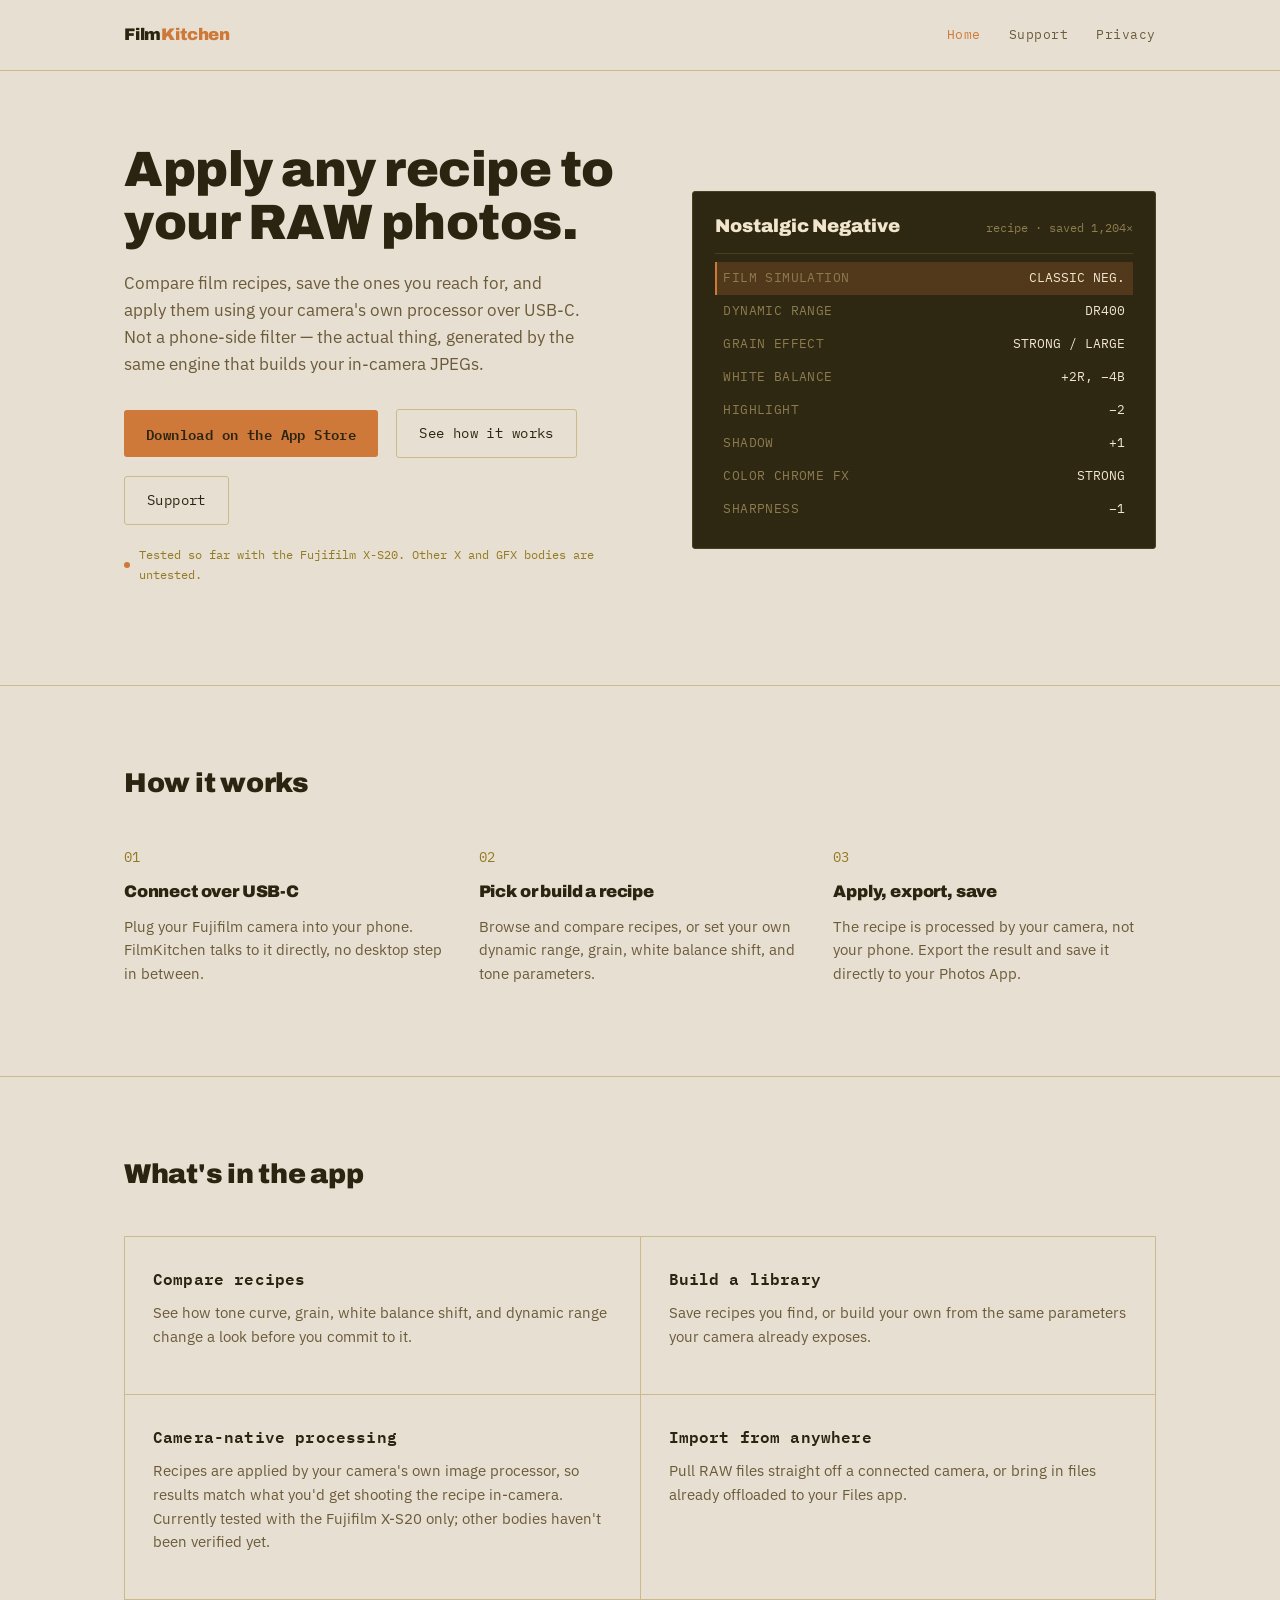
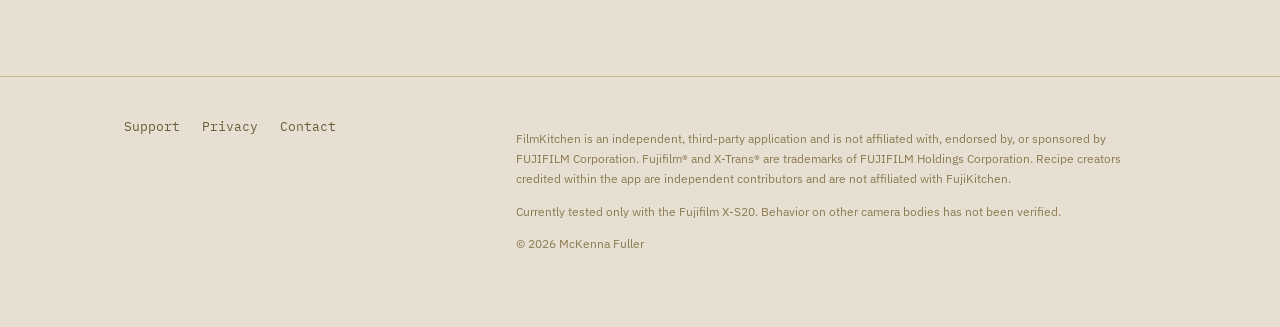
<file: index.html>
<!doctype html>
<html lang="en">
<head>
<meta charset="utf-8">
<meta name="viewport" content="width=device-width, initial-scale=1">
<title>FilmKitchen — Film simulation recipes, applied by your camera</title>
<meta name="description" content="Compare recipes, build your own library, and apply them to RAW files using your camera's own processor over USB-C.">
<link rel="preconnect" href="https://fonts.googleapis.com">
<link rel="preconnect" href="https://fonts.gstatic.com" crossorigin>
<link href="https://fonts.googleapis.com/css2?family=Archivo:wght@800;900&family=IBM+Plex+Mono:wght@400;500;600&family=IBM+Plex+Sans:wght@400;500;600&display=swap" rel="stylesheet">
<link rel="stylesheet" href="style.css">
</head>
<body>

<header class="site-header">
  <div class="wrap">
    <a href="index.html" class="logo">Film<span>Kitchen</span></a>
    <nav class="site-nav">
      <a href="index.html" class="current">Home</a>
      <a href="support.html">Support</a>
      <a href="privacy.html">Privacy</a>
    </nav>
  </div>
</header>

<section class="hero">
  <div class="wrap">
    <div>
      <h1>Apply any recipe to your RAW photos.</h1>
      <p class="lede">Compare film recipes, save the ones you reach for, and apply them using your camera's own processor over USB-C. Not a phone-side filter — the actual thing, generated by the same engine that builds your in-camera JPEGs.</p>
      <div class="cta-row">
        <a href="links.html" class="btn btn-primary">Download on the App Store</a>
        <a href="#how-it-works" class="btn btn-ghost">See how it works</a>
        <a href="support.html" class="btn btn-ghost">Support</a>
      </div>
      <p class="compat-note">Tested so far with the Fujifilm X-S20. Other X and GFX bodies are untested.</p>
    </div>

    <div class="recipe-card" aria-hidden="true">
      <div class="recipe-card-head">
        <span class="recipe-name">Nostalgic Negative</span>
        <span class="recipe-attr">recipe · saved 1,204×</span>
      </div>
      <div class="recipe-rows">
        <div class="recipe-highlight"></div>
        <div class="recipe-row"><span class="label">FILM SIMULATION</span><span class="value">CLASSIC NEG.</span></div>
        <div class="recipe-row"><span class="label">DYNAMIC RANGE</span><span class="value">DR400</span></div>
        <div class="recipe-row"><span class="label">GRAIN EFFECT</span><span class="value">STRONG / LARGE</span></div>
        <div class="recipe-row"><span class="label">WHITE BALANCE</span><span class="value">+2R, −4B</span></div>
        <div class="recipe-row"><span class="label">HIGHLIGHT</span><span class="value">−2</span></div>
        <div class="recipe-row"><span class="label">SHADOW</span><span class="value">+1</span></div>
        <div class="recipe-row"><span class="label">COLOR CHROME FX</span><span class="value">STRONG</span></div>
        <div class="recipe-row"><span class="label">SHARPNESS</span><span class="value">−1</span></div>
      </div>
    </div>
  </div>
</section>

<section class="steps" id="how-it-works">
  <div class="wrap">
    <h2>How it works</h2>
    <div class="step-list">
      <div>
        <span class="step-num">01</span>
        <h3>Connect over USB-C</h3>
        <p>Plug your Fujifilm camera into your phone. FilmKitchen talks to it directly, no desktop step in between.</p>
      </div>
      <div>
        <span class="step-num">02</span>
        <h3>Pick or build a recipe</h3>
        <p>Browse and compare recipes, or set your own dynamic range, grain, white balance shift, and tone parameters.</p>
      </div>
      <div>
        <span class="step-num">03</span>
        <h3>Apply, export, save</h3>
        <p>The recipe is processed by your camera, not your phone. Export the result and save it directly to your Photos App.</p>
      </div>
    </div>
  </div>
</section>

<section class="features">
  <div class="wrap">
    <h2>What's in the app</h2>
    <div class="feature-grid">
      <div class="feature-card">
        <h3>Compare recipes</h3>
        <p>See how tone curve, grain, white balance shift, and dynamic range change a look before you commit to it.</p>
      </div>
      <div class="feature-card">
        <h3>Build a library</h3>
        <p>Save recipes you find, or build your own from the same parameters your camera already exposes.</p>
      </div>
      <div class="feature-card">
        <h3>Camera-native processing</h3>
        <p>Recipes are applied by your camera's own image processor, so results match what you'd get shooting the recipe in-camera. Currently tested with the Fujifilm X-S20 only; other bodies haven't been verified yet.</p>
      </div>
      <div class="feature-card">
        <h3>Import from anywhere</h3>
        <p>Pull RAW files straight off a connected camera, or bring in files already offloaded to your Files app.</p>
      </div>
    </div>
  </div>
</section>

<footer class="site-footer">
  <div class="wrap">
    <div class="footer-links">
      <a href="support.html">Support</a>
      <a href="privacy.html">Privacy</a>
      <a href="mailto:lila.media2@gmail.com">Contact</a>
    </div>
    <div class="disclaimer">
      <p>FilmKitchen is an independent, third-party application and is not affiliated with, endorsed by, or sponsored by FUJIFILM Corporation. Fujifilm® and X-Trans® are trademarks of FUJIFILM Holdings Corporation. Recipe creators credited within the app are independent contributors and are not affiliated with FujiKitchen.</p>
      <p>Currently tested only with the Fujifilm X-S20. Behavior on other camera bodies has not been verified.</p>
      <p>© 2026 McKenna Fuller</p>
    </div>
  </div>
</footer>

</body>
</html>
</file>
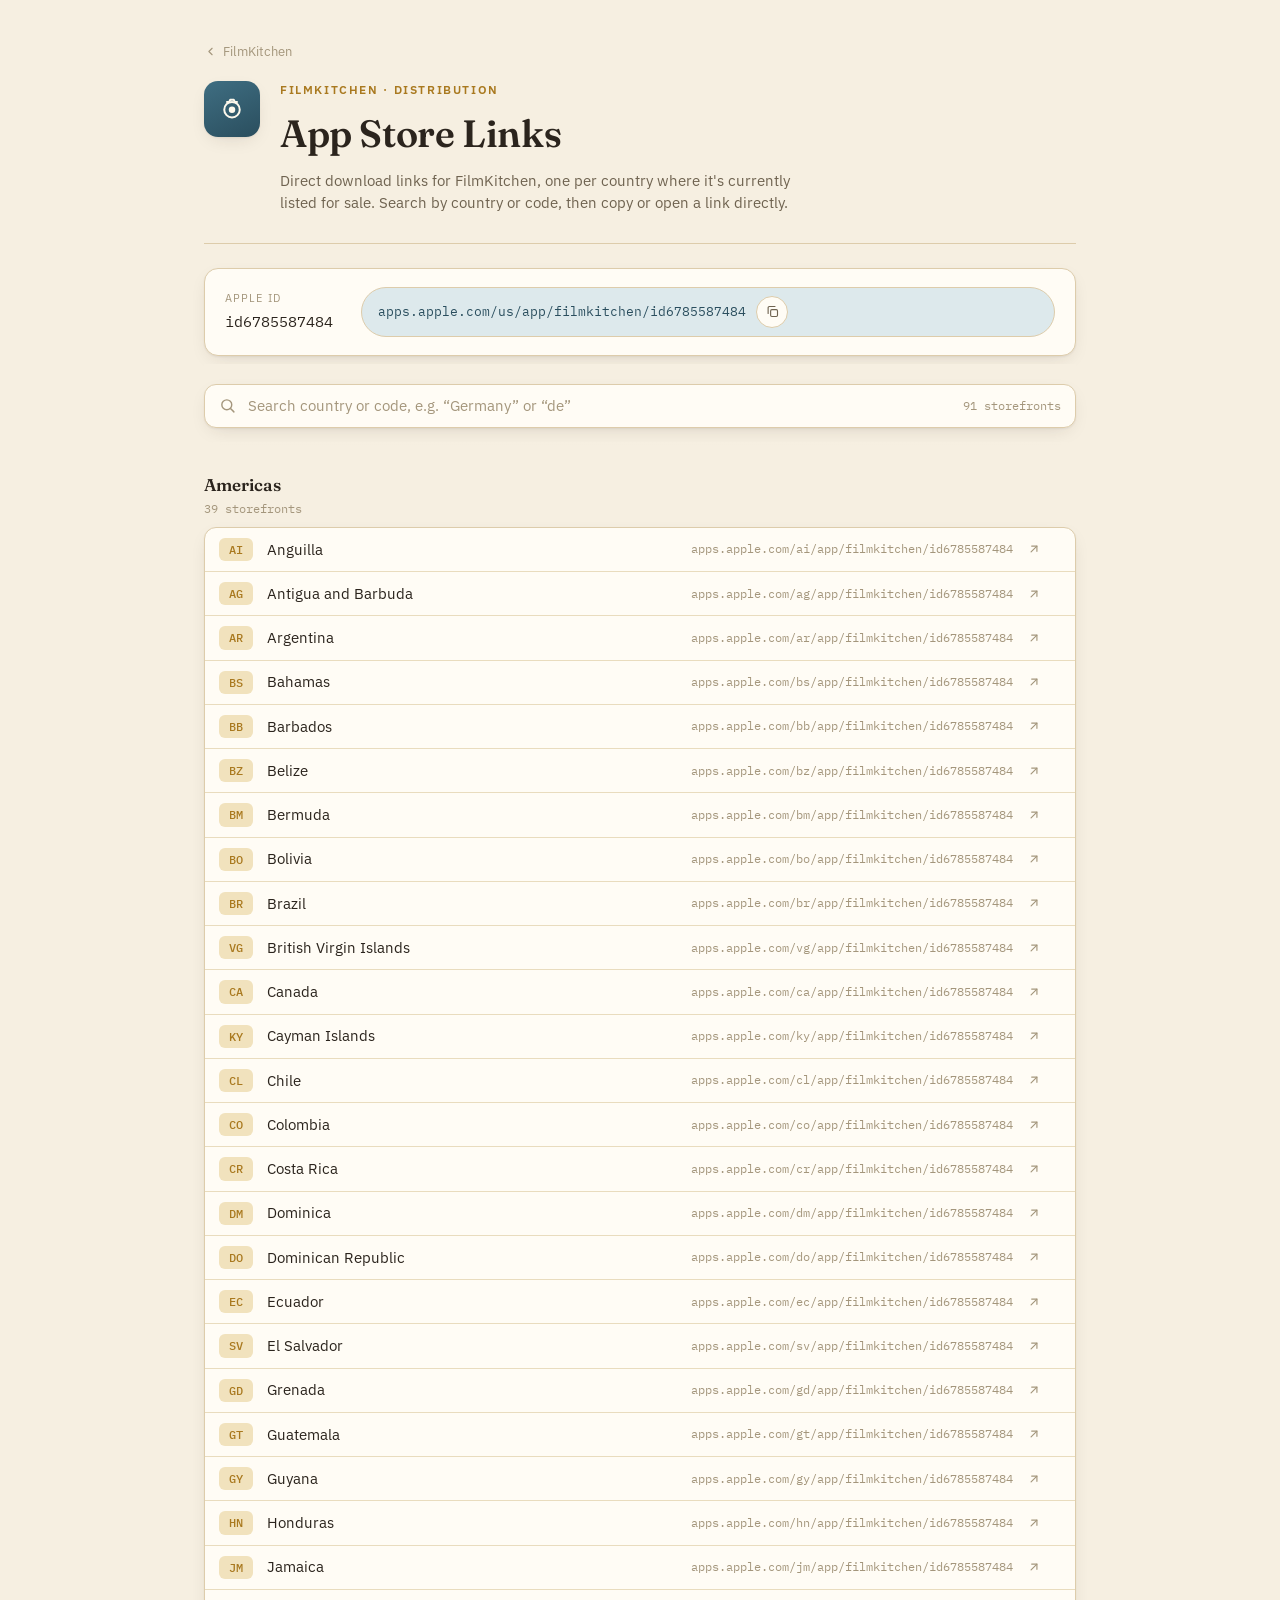
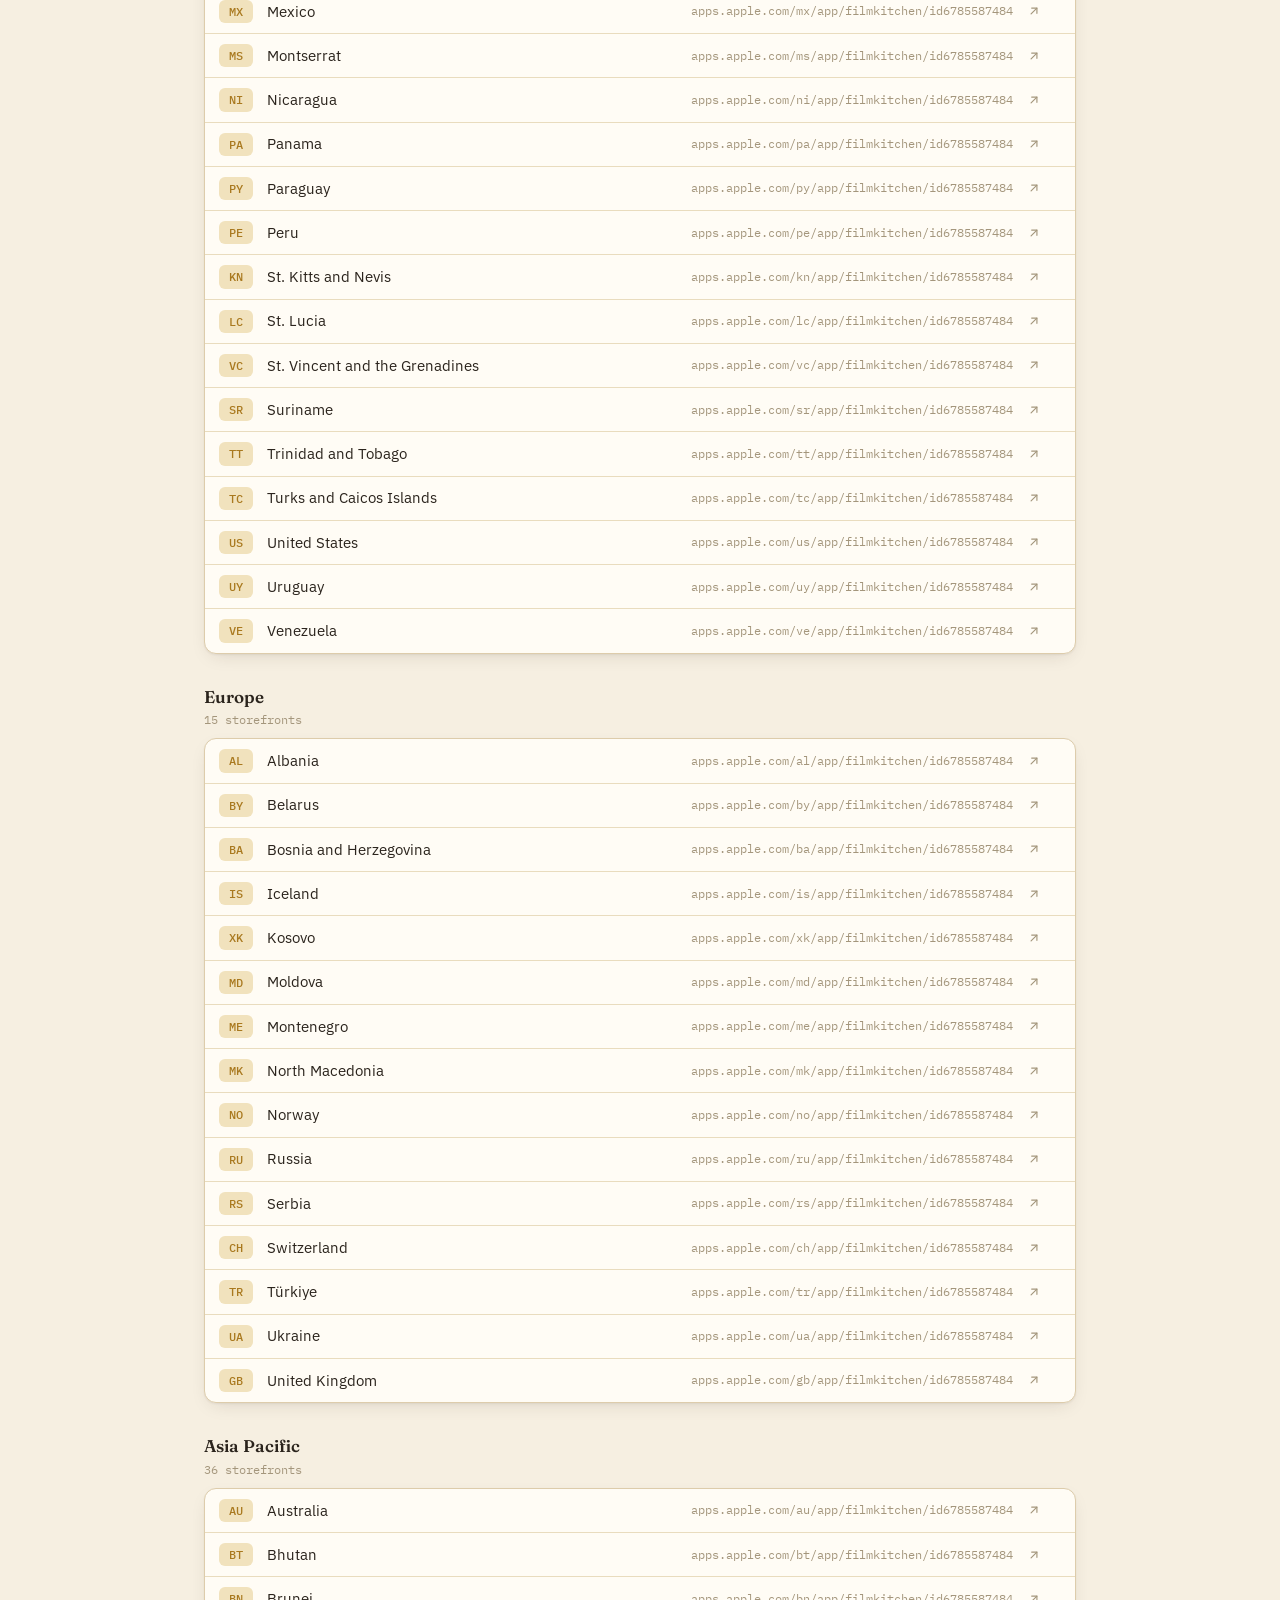
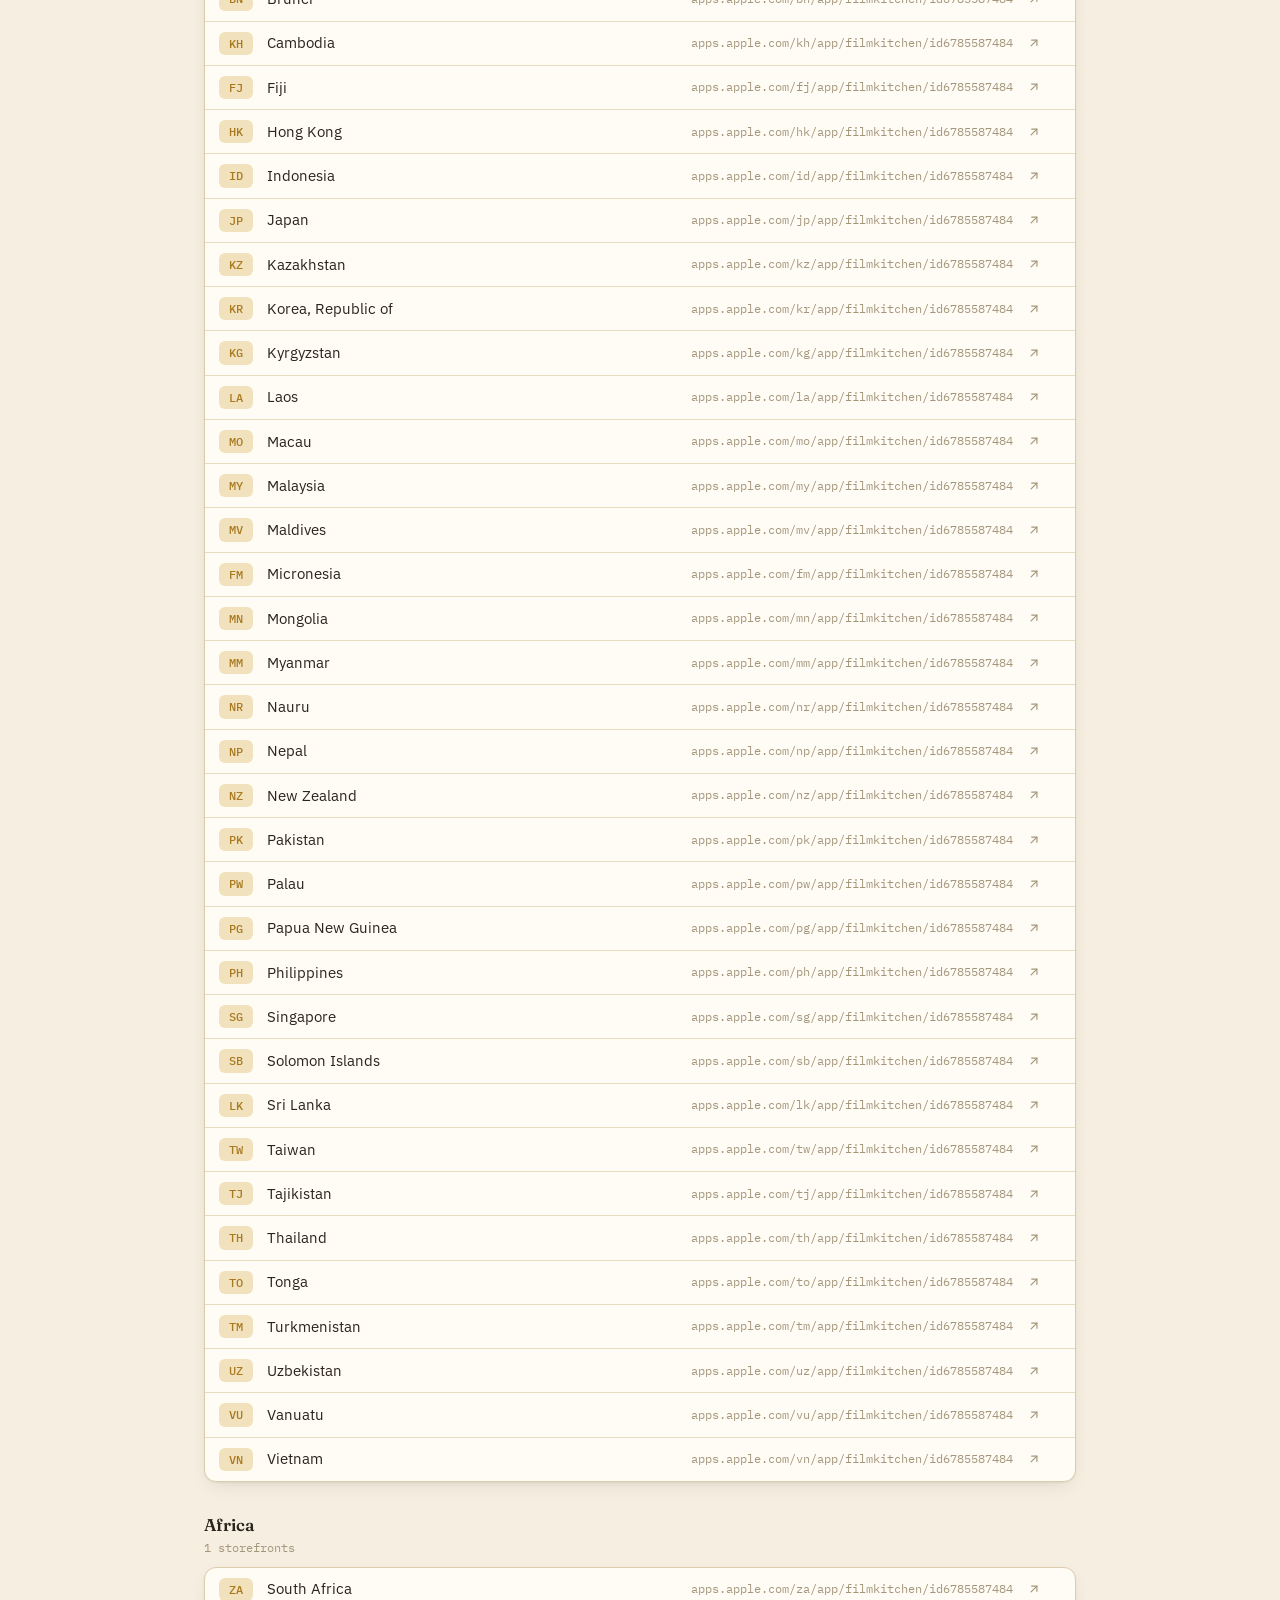
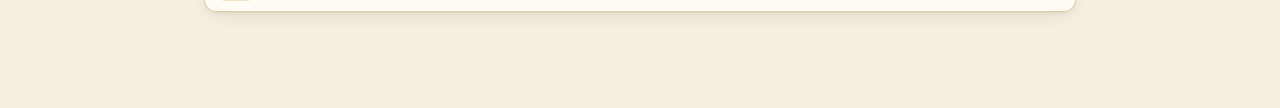
<file: links.html>
<!DOCTYPE html>
<html lang="en">
<head>
<meta charset="UTF-8">
<meta name="viewport" content="width=device-width, initial-scale=1.0">
<title>FilmKitchen — Download Links</title>
<meta name="description" content="Download FilmKitchen from the App Store in your country.">
<link rel="icon" href="data:image/svg+xml,%3Csvg xmlns='http://www.w3.org/2000/svg' viewBox='0 0 24 24'%3E%3Crect width='24' height='24' rx='6' fill='%233f6e82'/%3E%3Ccircle cx='12' cy='12.5' r='6.2' stroke='%23fdf8ec' stroke-width='1.6' fill='none'/%3E%3Ccircle cx='12' cy='12.5' r='2.6' fill='%23fdf8ec'/%3E%3C/svg%3E">
<link rel="preconnect" href="https://fonts.googleapis.com">
<link rel="preconnect" href="https://fonts.gstatic.com" crossorigin>
<link href="https://fonts.googleapis.com/css2?family=Fraunces:opsz,wght@9..144,400..600&family=IBM+Plex+Sans:wght@400;500;600&family=IBM+Plex+Mono:wght@400;500&display=swap" rel="stylesheet">
<style>
  :root {
    --bg: #f6efe1;
    --bg-raised: #fffcf5;
    --bg-alt: #eee2c9;
    --ink: #2b241d;
    --ink-soft: #6f6350;
    --ink-faint: #a4967c;
    --line: #ddccab;
    --line-soft: #e9dcbe;
    --accent: #3f6e82;
    --accent-deep: #2a4e5e;
    --accent-tint: #dde9ec;
    --gold: #a9791f;
    --gold-tint: #f1e2bd;
    --shadow: 0 1px 2px rgba(43, 36, 29, 0.06), 0 6px 20px -8px rgba(43, 36, 29, 0.18);
  }

  @media (prefers-color-scheme: dark) {
    :root:not([data-theme="light"]) {
      --bg: #1b1815;
      --bg-raised: #242019;
      --bg-alt: #2c271f;
      --ink: #f1e9d8;
      --ink-soft: #b5a68b;
      --ink-faint: #7d715c;
      --line: #3c3527;
      --line-soft: #332d22;
      --accent: #8fb8c9;
      --accent-deep: #b7d6e1;
      --accent-tint: #26383f;
      --gold: #dcb35a;
      --gold-tint: #3a2f18;
      --shadow: 0 1px 2px rgba(0, 0, 0, 0.3), 0 8px 24px -10px rgba(0, 0, 0, 0.55);
    }
  }

  :root[data-theme="dark"] {
    --bg: #1b1815;
    --bg-raised: #242019;
    --bg-alt: #2c271f;
    --ink: #f1e9d8;
    --ink-soft: #b5a68b;
    --ink-faint: #7d715c;
    --line: #3c3527;
    --line-soft: #332d22;
    --accent: #8fb8c9;
    --accent-deep: #b7d6e1;
    --accent-tint: #26383f;
    --gold: #dcb35a;
    --gold-tint: #3a2f18;
    --shadow: 0 1px 2px rgba(0, 0, 0, 0.3), 0 8px 24px -10px rgba(0, 0, 0, 0.55);
  }

  * { box-sizing: border-box; }

  html, body {
    margin: 0;
    background: var(--bg);
    color: var(--ink);
    font-family: "IBM Plex Sans", ui-sans-serif, system-ui, sans-serif;
    line-height: 1.5;
    -webkit-font-smoothing: antialiased;
    overflow-x: hidden;
  }

  .wrap {
    max-width: 920px;
    margin: 0 auto;
    padding: 40px 24px 96px;
  }

  @media (max-width: 380px) {
    .wrap { padding: 28px 16px 72px; }
  }

  .crumb {
    display: inline-flex;
    align-items: center;
    gap: 6px;
    font-size: 13px;
    color: var(--ink-faint);
    text-decoration: none;
    margin-bottom: 20px;
  }
  .crumb:hover { color: var(--accent-deep); }
  .crumb svg { width: 13px; height: 13px; }

  header.top {
    display: flex;
    gap: 20px;
    align-items: flex-start;
    padding-bottom: 28px;
    border-bottom: 1px solid var(--line);
  }

  .badge {
    flex: none;
    width: 56px;
    height: 56px;
    border-radius: 14px;
    background: linear-gradient(155deg, var(--accent) 0%, var(--accent-deep) 100%);
    display: flex;
    align-items: center;
    justify-content: center;
    box-shadow: var(--shadow);
  }
  .badge svg { width: 30px; height: 30px; }

  .eyebrow {
    text-transform: uppercase;
    letter-spacing: 0.14em;
    font-size: 11.5px;
    font-weight: 600;
    color: var(--gold);
    margin: 0 0 6px;
  }

  h1 {
    font-family: "Fraunces", ui-serif, Georgia, serif;
    font-optical-sizing: auto;
    font-weight: 600;
    font-size: clamp(28px, 4vw, 38px);
    letter-spacing: -0.01em;
    margin: 0 0 8px;
    text-wrap: balance;
  }

  .lede {
    margin: 0;
    color: var(--ink-soft);
    font-size: 15px;
    max-width: 60ch;
  }

  .master-card {
    margin-top: 24px;
    background: var(--bg-raised);
    border: 1px solid var(--line);
    border-radius: 14px;
    padding: 18px 20px;
    box-shadow: var(--shadow);
    display: flex;
    flex-wrap: wrap;
    gap: 16px 28px;
    align-items: center;
    justify-content: space-between;
  }

  .master-meta { display: flex; flex-direction: column; gap: 4px; flex: 0 1 auto; }
  .master-meta .k {
    font-size: 11px;
    text-transform: uppercase;
    letter-spacing: 0.1em;
    color: var(--ink-faint);
  }
  .master-meta .v {
    font-family: "IBM Plex Mono", ui-monospace, monospace;
    font-size: 14.5px;
    color: var(--ink);
  }

  .link-pill {
    display: flex;
    align-items: center;
    gap: 10px;
    background: var(--accent-tint);
    border: 1px solid var(--line);
    border-radius: 999px;
    padding: 8px 8px 8px 16px;
    font-family: "IBM Plex Mono", ui-monospace, monospace;
    font-size: 13px;
    color: var(--accent-deep);
    flex: 1 1 260px;
    min-width: 0;
    max-width: 100%;
  }
  .link-pill a {
    color: inherit;
    text-decoration: none;
    min-width: 0;
    overflow: hidden;
    text-overflow: ellipsis;
    white-space: nowrap;
  }
  .link-pill a:hover { text-decoration: underline; }

  button.copy {
    all: unset;
    cursor: pointer;
    display: inline-flex;
    align-items: center;
    justify-content: center;
    width: 30px;
    height: 30px;
    border-radius: 999px;
    background: var(--bg-raised);
    border: 1px solid var(--line);
    color: var(--ink-soft);
    flex: none;
    transition: background 0.15s ease, color 0.15s ease, transform 0.1s ease;
  }
  button.copy:hover { color: var(--accent-deep); border-color: var(--accent); }
  button.copy:active { transform: scale(0.92); }
  button.copy svg { width: 15px; height: 15px; }
  button.copy.copied { color: var(--gold); border-color: var(--gold); }

  .search-bar {
    position: sticky;
    top: 0;
    z-index: 5;
    background: var(--bg);
    padding: 20px 0 14px;
    margin-top: 8px;
  }
  .search-bar::after {
    content: "";
    position: absolute;
    left: -24px; right: -24px; bottom: 0;
    height: 14px;
    background: linear-gradient(var(--bg), transparent);
    pointer-events: none;
    transform: translateY(100%);
  }

  .search-row {
    display: flex;
    align-items: center;
    gap: 12px;
    background: var(--bg-raised);
    border: 1px solid var(--line);
    border-radius: 12px;
    padding: 10px 14px;
    box-shadow: var(--shadow);
  }
  .search-row svg { flex: none; width: 17px; height: 17px; color: var(--ink-faint); }
  .search-row input {
    all: unset;
    flex: 1;
    font-family: "IBM Plex Sans", sans-serif;
    font-size: 15px;
    color: var(--ink);
  }
  .search-row input::placeholder { color: var(--ink-faint); }
  .count {
    flex: none;
    font-family: "IBM Plex Mono", ui-monospace, monospace;
    font-size: 12px;
    color: var(--ink-faint);
    white-space: nowrap;
  }

  .region {
    margin-top: 30px;
  }
  .region h2 {
    font-family: "Fraunces", serif;
    font-weight: 600;
    font-size: 17px;
    margin: 0 0 2px;
    color: var(--ink);
  }
  .region .region-count {
    font-family: "IBM Plex Mono", monospace;
    font-size: 11.5px;
    color: var(--ink-faint);
    margin: 0 0 10px;
  }

  .rows {
    border: 1px solid var(--line);
    border-radius: 12px;
    overflow: hidden;
    background: var(--bg-raised);
    box-shadow: var(--shadow);
  }

  .row {
    display: grid;
    grid-template-columns: 34px 1fr 34px;
    align-items: center;
    gap: 14px;
    padding: 10px 14px;
    border-top: 1px solid var(--line-soft);
    text-decoration: none;
    color: inherit;
  }
  .row:first-child { border-top: none; }
  .row:hover { background: var(--bg-alt); }

  .code {
    font-family: "IBM Plex Mono", monospace;
    font-size: 11.5px;
    font-weight: 500;
    letter-spacing: 0.02em;
    color: var(--gold);
    background: var(--gold-tint);
    border-radius: 6px;
    padding: 3px 0;
    text-align: center;
    text-transform: uppercase;
  }

  .name {
    font-size: 14.5px;
    min-width: 0;
    white-space: nowrap;
    overflow: hidden;
    text-overflow: ellipsis;
  }
  .row { min-width: 0; }
  .row > * { min-width: 0; }

  .url {
    font-family: "IBM Plex Mono", monospace;
    font-size: 12px;
    color: var(--ink-faint);
    white-space: nowrap;
    display: none;
  }
  @media (min-width: 640px) {
    .url { display: block; }
    .row { grid-template-columns: 34px 1fr auto 34px; }
  }

  .open-icon { color: var(--ink-faint); display: flex; }
  .open-icon svg { width: 14px; height: 14px; }
  .row:hover .open-icon { color: var(--accent-deep); }

  .no-results {
    display: none;
    padding: 40px 20px;
    text-align: center;
    color: var(--ink-faint);
    font-size: 14px;
  }

  @media (prefers-reduced-motion: reduce) {
    * { transition: none !important; }
  }
</style>
</head>
<body>
<div class="wrap">
  <a class="crumb" href="index.html">
    <svg viewBox="0 0 24 24" fill="none" stroke="currentColor" stroke-width="2" stroke-linecap="round" stroke-linejoin="round"><path d="M15 18l-6-6 6-6"/></svg>
    FilmKitchen
  </a>

  <header class="top">
    <div class="badge" aria-hidden="true">
      <svg viewBox="0 0 24 24" fill="none" xmlns="http://www.w3.org/2000/svg">
        <circle cx="12" cy="12.5" r="6.2" stroke="#fdf8ec" stroke-width="1.6"/>
        <circle cx="12" cy="12.5" r="2.6" fill="#fdf8ec"/>
        <path d="M8 6.3h1.8L10.6 4.6h2.8l0.8 1.7H16" stroke="#fdf8ec" stroke-width="1.6" stroke-linecap="round" stroke-linejoin="round"/>
      </svg>
    </div>
    <div>
      <p class="eyebrow">FilmKitchen &middot; distribution</p>
      <h1>App Store Links</h1>
      <p class="lede">Direct download links for FilmKitchen, one per country where it's currently listed for sale. Search by country or code, then copy or open a link directly.</p>
    </div>
  </header>

  <div class="master-card">
    <div class="master-meta">
      <span class="k">Apple ID</span>
      <span class="v">id6785587484</span>
    </div>
    <div class="link-pill">
      <a href="https://apps.apple.com/us/app/filmkitchen/id6785587484" target="_blank" rel="noopener">apps.apple.com/us/app/filmkitchen/id6785587484</a>
      <button class="copy" data-copy="https://apps.apple.com/us/app/filmkitchen/id6785587484" aria-label="Copy US link" title="Copy link">
        <svg viewBox="0 0 24 24" fill="none" stroke="currentColor" stroke-width="1.8" stroke-linecap="round" stroke-linejoin="round"><rect x="9" y="9" width="11" height="11" rx="2"/><path d="M5 15V6a2 2 0 0 1 2-2h9"/></svg>
      </button>
    </div>
  </div>

  <div class="search-bar">
    <div class="search-row">
      <svg viewBox="0 0 24 24" fill="none" stroke="currentColor" stroke-width="2" stroke-linecap="round"><circle cx="11" cy="11" r="7"/><path d="m21 21-4.3-4.3"/></svg>
      <input id="search" type="text" placeholder="Search country or code, e.g. &ldquo;Germany&rdquo; or &ldquo;de&rdquo;" autocomplete="off">
      <span class="count" id="count">91 storefronts</span>
    </div>
  </div>

  <div id="regions"></div>
  <p class="no-results" id="noResults">No storefronts match that search.</p>
</div>

<script>
  const APPLE_ID = "6785587484";
  const SLUG = "filmkitchen";

  // Pulled directly from FilmKitchen's live Pricing and Availability list in App Store Connect.
  // Update this array (and the "last synced" date in the footer) whenever that list changes.
  const DATA = [
    ["al","Albania","Europe"],["ai","Anguilla","Americas"],["ag","Antigua and Barbuda","Americas"],
    ["ar","Argentina","Americas"],["au","Australia","APAC"],["bs","Bahamas","Americas"],
    ["bb","Barbados","Americas"],["by","Belarus","Europe"],["bz","Belize","Americas"],
    ["bm","Bermuda","Americas"],["bt","Bhutan","APAC"],["bo","Bolivia","Americas"],
    ["ba","Bosnia and Herzegovina","Europe"],["br","Brazil","Americas"],
    ["vg","British Virgin Islands","Americas"],["bn","Brunei","APAC"],["kh","Cambodia","APAC"],
    ["ca","Canada","Americas"],["ky","Cayman Islands","Americas"],["cl","Chile","Americas"],
    ["co","Colombia","Americas"],["cr","Costa Rica","Americas"],["dm","Dominica","Americas"],
    ["do","Dominican Republic","Americas"],["ec","Ecuador","Americas"],["sv","El Salvador","Americas"],
    ["fj","Fiji","APAC"],["gd","Grenada","Americas"],["gt","Guatemala","Americas"],
    ["gy","Guyana","Americas"],["hn","Honduras","Americas"],["hk","Hong Kong","APAC"],
    ["is","Iceland","Europe"],["id","Indonesia","APAC"],["jm","Jamaica","Americas"],["jp","Japan","APAC"],
    ["kz","Kazakhstan","APAC"],["kr","Korea, Republic of","APAC"],["xk","Kosovo","Europe"],
    ["kg","Kyrgyzstan","APAC"],["la","Laos","APAC"],["mo","Macau","APAC"],["my","Malaysia","APAC"],
    ["mv","Maldives","APAC"],["mx","Mexico","Americas"],["fm","Micronesia","APAC"],
    ["md","Moldova","Europe"],["mn","Mongolia","APAC"],["me","Montenegro","Europe"],
    ["ms","Montserrat","Americas"],["mm","Myanmar","APAC"],["nr","Nauru","APAC"],["np","Nepal","APAC"],
    ["nz","New Zealand","APAC"],["ni","Nicaragua","Americas"],["mk","North Macedonia","Europe"],
    ["no","Norway","Europe"],["pk","Pakistan","APAC"],["pw","Palau","APAC"],["pa","Panama","Americas"],
    ["pg","Papua New Guinea","APAC"],["py","Paraguay","Americas"],["pe","Peru","Americas"],
    ["ph","Philippines","APAC"],["ru","Russia","Europe"],["rs","Serbia","Europe"],
    ["sg","Singapore","APAC"],["sb","Solomon Islands","APAC"],["za","South Africa","Africa"],
    ["lk","Sri Lanka","APAC"],["kn","St. Kitts and Nevis","Americas"],["lc","St. Lucia","Americas"],
    ["vc","St. Vincent and the Grenadines","Americas"],["sr","Suriname","Americas"],
    ["ch","Switzerland","Europe"],["tw","Taiwan","APAC"],["tj","Tajikistan","APAC"],
    ["th","Thailand","APAC"],["to","Tonga","APAC"],["tt","Trinidad and Tobago","Americas"],
    ["tr","Türkiye","Europe"],["tm","Turkmenistan","APAC"],["tc","Turks and Caicos Islands","Americas"],
    ["ua","Ukraine","Europe"],["gb","United Kingdom","Europe"],["us","United States","Americas"],
    ["uy","Uruguay","Americas"],["uz","Uzbekistan","APAC"],["vu","Vanuatu","APAC"],
    ["ve","Venezuela","Americas"],["vn","Vietnam","APAC"]
  ];

  const REGION_LABEL = { Americas: "Americas", Europe: "Europe", Africa: "Africa", APAC: "Asia Pacific" };
  const REGION_ORDER = ["Americas", "Europe", "APAC", "Africa"];

  function urlFor(code) {
    return `https://apps.apple.com/${code}/app/${SLUG}/id${APPLE_ID}`;
  }

  const regionsEl = document.getElementById("regions");
  const grouped = {};
  REGION_ORDER.forEach(r => grouped[r] = []);
  DATA.forEach(([code, name, region]) => grouped[region].push({ code, name, region }));

  REGION_ORDER.forEach(region => {
    const items = grouped[region];
    const section = document.createElement("div");
    section.className = "region";
    section.dataset.region = region;

    const h2 = document.createElement("h2");
    h2.textContent = REGION_LABEL[region];
    const rc = document.createElement("p");
    rc.className = "region-count";
    rc.textContent = `${items.length} storefronts`;
    section.appendChild(h2);
    section.appendChild(rc);

    const rows = document.createElement("div");
    rows.className = "rows";

    items.sort((a, b) => a.name.localeCompare(b.name)).forEach(({ code, name }) => {
      const url = urlFor(code);
      const row = document.createElement("a");
      row.className = "row";
      row.href = url;
      row.target = "_blank";
      row.rel = "noopener";
      row.dataset.search = (name + " " + code).toLowerCase();

      row.innerHTML = `
        <span class="code">${code}</span>
        <span class="name">${name}</span>
        <span class="url">apps.apple.com/${code}/app/${SLUG}/id${APPLE_ID}</span>
        <span class="open-icon" aria-hidden="true">
          <svg viewBox="0 0 24 24" fill="none" stroke="currentColor" stroke-width="2" stroke-linecap="round" stroke-linejoin="round"><path d="M7 17 17 7"/><path d="M8 7h9v9"/></svg>
        </span>
      `;
      rows.appendChild(row);
    });

    section.appendChild(rows);
    regionsEl.appendChild(section);
  });

  const searchInput = document.getElementById("search");
  const countEl = document.getElementById("count");
  const noResults = document.getElementById("noResults");
  const allRows = Array.from(document.querySelectorAll(".row"));
  const allSections = Array.from(document.querySelectorAll(".region"));

  function applyFilter() {
    const q = searchInput.value.trim().toLowerCase();
    let visible = 0;
    allSections.forEach(section => {
      let sectionVisible = 0;
      section.querySelectorAll(".row").forEach(row => {
        const match = !q || row.dataset.search.includes(q);
        row.style.display = match ? "" : "none";
        if (match) { sectionVisible++; visible++; }
      });
      section.style.display = sectionVisible ? "" : "none";
    });
    countEl.textContent = q ? `${visible} of ${allRows.length}` : `${allRows.length} storefronts`;
    noResults.style.display = visible ? "none" : "block";
  }

  searchInput.addEventListener("input", applyFilter);

  document.querySelectorAll("button.copy").forEach(btn => {
    btn.addEventListener("click", async (e) => {
      e.preventDefault();
      const text = btn.dataset.copy;
      try {
        await navigator.clipboard.writeText(text);
        btn.classList.add("copied");
        const original = btn.innerHTML;
        btn.innerHTML = `<svg viewBox="0 0 24 24" fill="none" stroke="currentColor" stroke-width="2" stroke-linecap="round" stroke-linejoin="round"><path d="M20 6 9 17l-5-5"/></svg>`;
        setTimeout(() => { btn.innerHTML = original; btn.classList.remove("copied"); }, 1200);
      } catch (err) { /* clipboard unavailable, silently ignore */ }
    });
  });
</script>
</body>
</html>
</file>
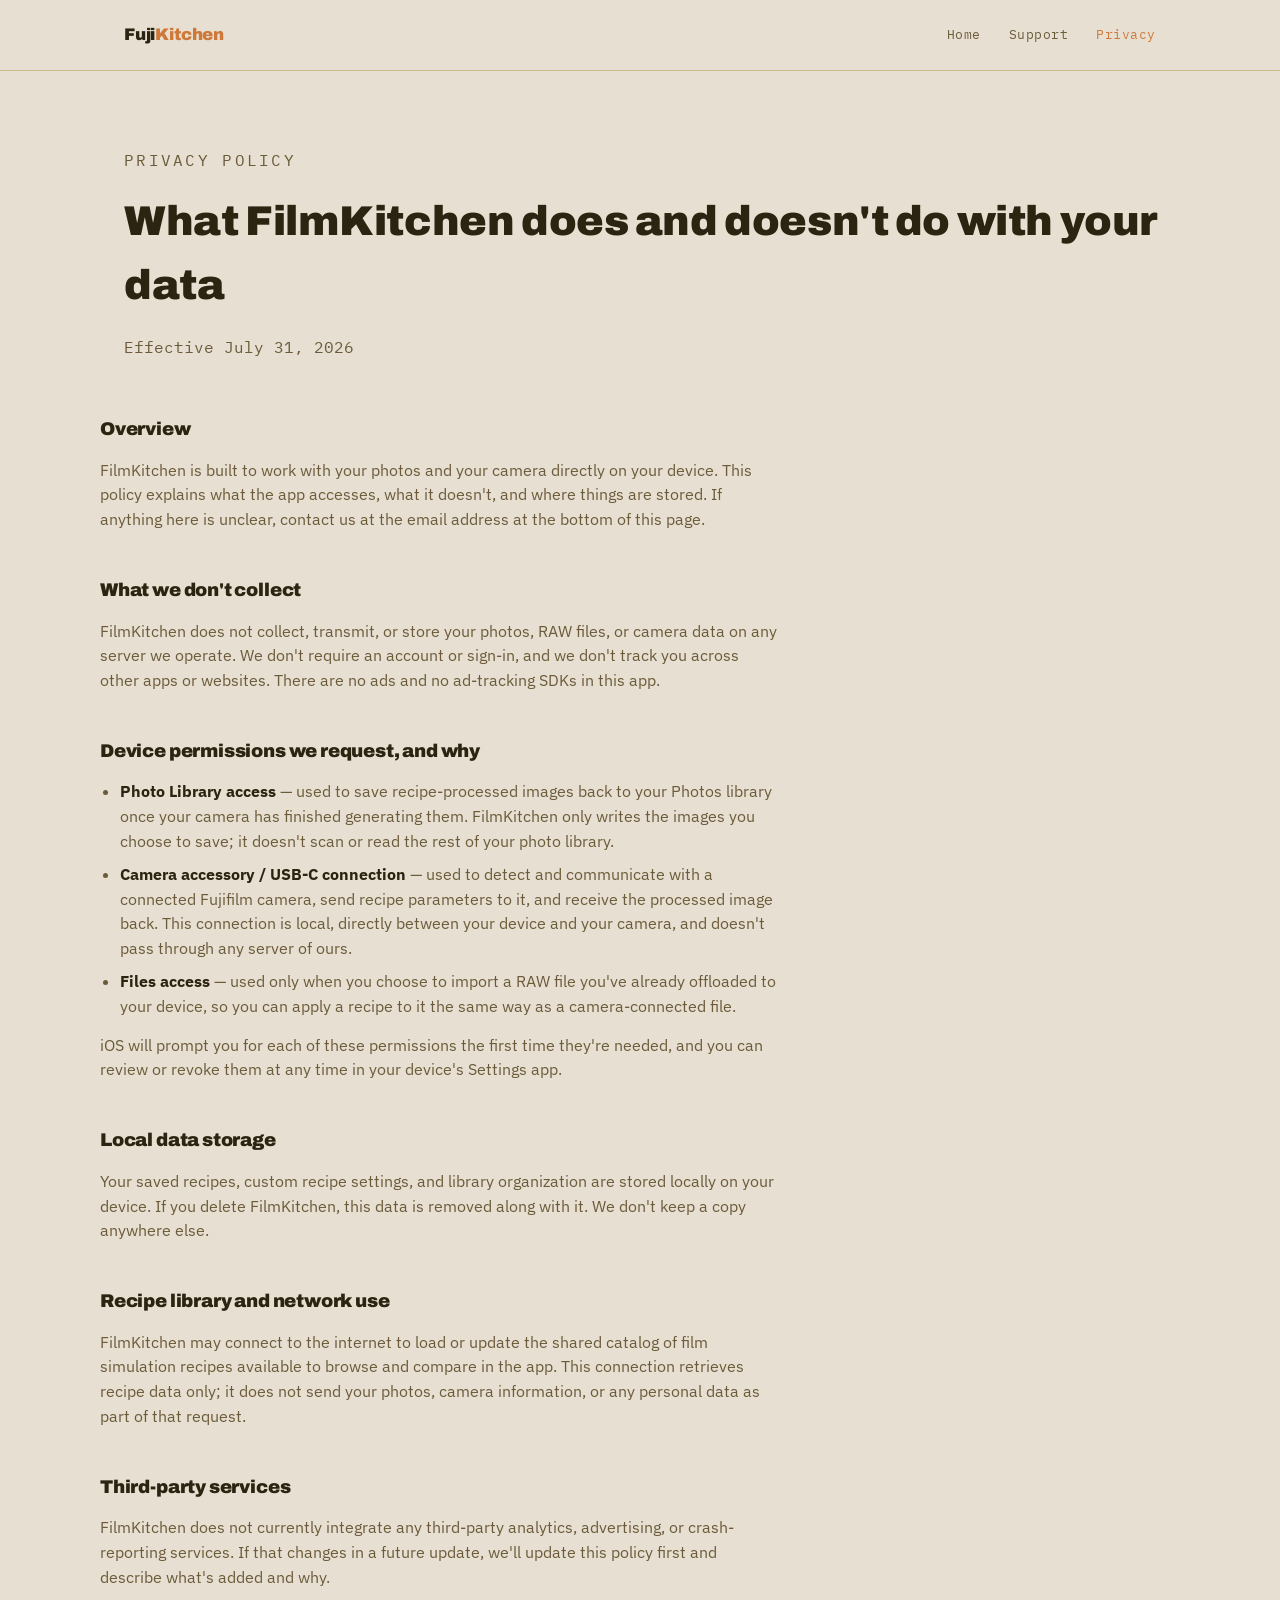
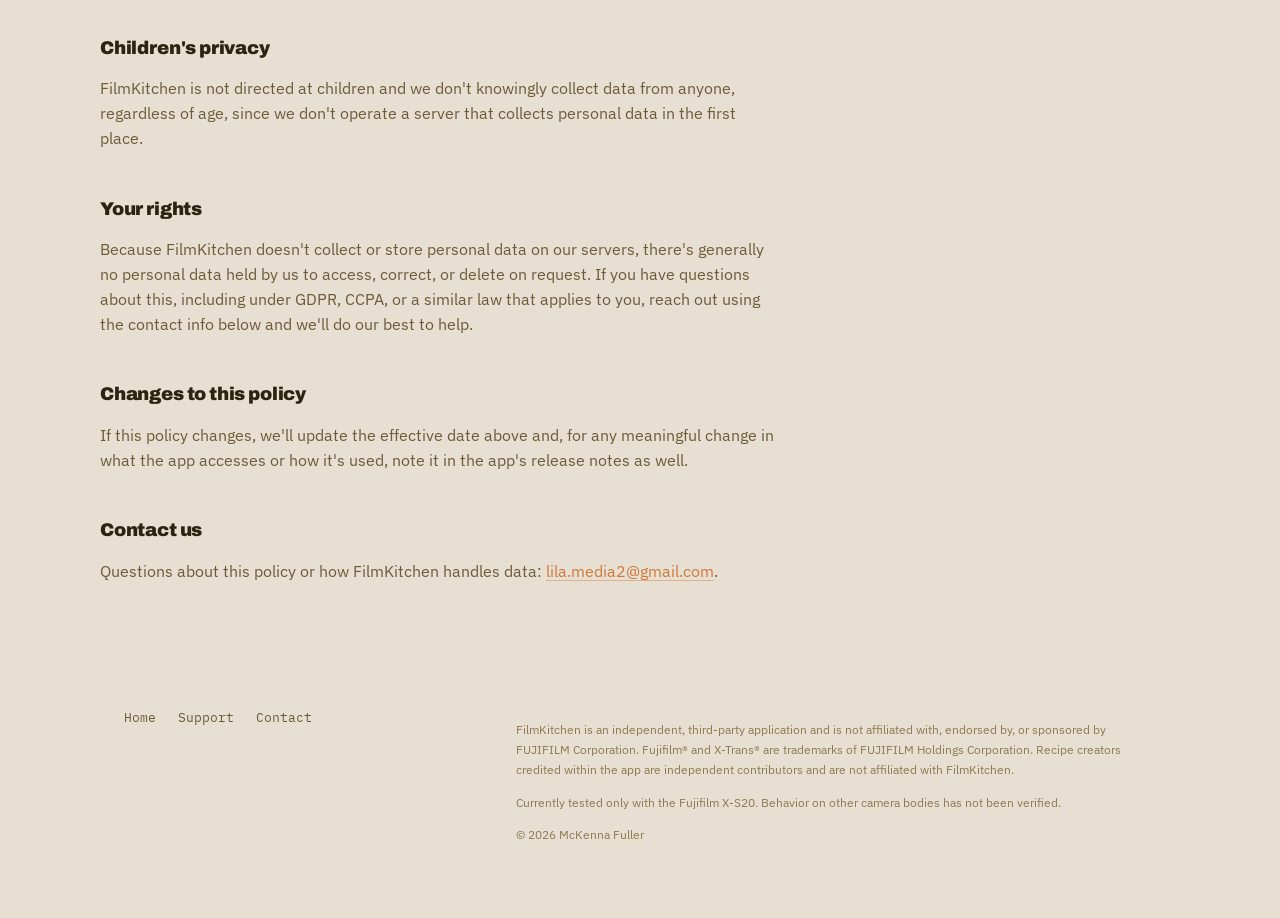
<file: privacy.html>
<!doctype html>
<html lang="en">
<head>
<meta charset="utf-8">
<meta name="viewport" content="width=device-width, initial-scale=1">
<title>Privacy Policy — FilmKitchen</title>
<meta name="description" content="Privacy policy for FilmKitchen, the Film Recipe and camera-tethering app.">
<link rel="preconnect" href="https://fonts.googleapis.com">
<link rel="preconnect" href="https://fonts.gstatic.com" crossorigin>
<link href="https://fonts.googleapis.com/css2?family=Archivo:wght@800;900&family=IBM+Plex+Mono:wght@400;500;600&family=IBM+Plex+Sans:wght@400;500;600&display=swap" rel="stylesheet">
<link rel="stylesheet" href="style.css">
<style>
  .policy { padding: 20px 0 70px; }
  .policy h2 {
    font-size: 1.15rem;
    margin-top: 44px;
    margin-bottom: 14px;
  }
  .policy h2:first-child { margin-top: 0; }
  .policy p { color: var(--ink-dim); max-width: 68ch; margin: 0 0 14px; }
  .policy ul { max-width: 68ch; color: var(--ink-dim); padding-left: 20px; margin: 0 0 14px; }
  .policy li { margin-bottom: 8px; }
  .policy strong { color: var(--ink); }
  .updated {
    font-family: "IBM Plex Mono", monospace;
    font-size: 0.78rem;
    color: var(--olive);
  }
</style>
</head>
<body>

<header class="site-header">
  <div class="wrap">
    <a href="index.html" class="logo">Fuji<span>Kitchen</span></a>
    <nav class="site-nav">
      <a href="index.html">Home</a>
      <a href="support.html">Support</a>
      <a href="privacy.html" class="current">Privacy</a>
    </nav>
  </div>
</header>

<section class="page-head">
  <div class="wrap">
    <p class="eyebrow">Privacy Policy</p>
    <h1>What FilmKitchen does and doesn't do with your data</h1>
    <p class="updated">Effective July 31, 2026</p>
  </div>
</section>

<section class="wrap policy">

  <h2>Overview</h2>
  <p>FilmKitchen is built to work with your photos and your camera directly on your device. This policy explains what the app accesses, what it doesn't, and where things are stored. If anything here is unclear, contact us at the email address at the bottom of this page.</p>

  <h2>What we don't collect</h2>
  <p>FilmKitchen does not collect, transmit, or store your photos, RAW files, or camera data on any server we operate. We don't require an account or sign-in, and we don't track you across other apps or websites. There are no ads and no ad-tracking SDKs in this app.</p>

  <h2>Device permissions we request, and why</h2>
  <ul>
    <li><strong>Photo Library access</strong> — used to save recipe-processed images back to your Photos library once your camera has finished generating them. FilmKitchen only writes the images you choose to save; it doesn't scan or read the rest of your photo library.</li>
    <li><strong>Camera accessory / USB-C connection</strong> — used to detect and communicate with a connected Fujifilm camera, send recipe parameters to it, and receive the processed image back. This connection is local, directly between your device and your camera, and doesn't pass through any server of ours.</li>
    <li><strong>Files access</strong> — used only when you choose to import a RAW file you've already offloaded to your device, so you can apply a recipe to it the same way as a camera-connected file.</li>
  </ul>
  <p>iOS will prompt you for each of these permissions the first time they're needed, and you can review or revoke them at any time in your device's Settings app.</p>

  <h2>Local data storage</h2>
  <p>Your saved recipes, custom recipe settings, and library organization are stored locally on your device. If you delete FilmKitchen, this data is removed along with it. We don't keep a copy anywhere else.</p>

  <h2>Recipe library and network use</h2>
  <p>FilmKitchen may connect to the internet to load or update the shared catalog of film simulation recipes available to browse and compare in the app. This connection retrieves recipe data only; it does not send your photos, camera information, or any personal data as part of that request.</p>

  <h2>Third-party services</h2>
  <p>FilmKitchen does not currently integrate any third-party analytics, advertising, or crash-reporting services. If that changes in a future update, we'll update this policy first and describe what's added and why.</p>

  <h2>Children's privacy</h2>
  <p>FilmKitchen is not directed at children and we don't knowingly collect data from anyone, regardless of age, since we don't operate a server that collects personal data in the first place.</p>

  <h2>Your rights</h2>
  <p>Because FilmKitchen doesn't collect or store personal data on our servers, there's generally no personal data held by us to access, correct, or delete on request. If you have questions about this, including under GDPR, CCPA, or a similar law that applies to you, reach out using the contact info below and we'll do our best to help.</p>

  <h2>Changes to this policy</h2>
  <p>If this policy changes, we'll update the effective date above and, for any meaningful change in what the app accesses or how it's used, note it in the app's release notes as well.</p>

  <h2>Contact us</h2>
  <p>Questions about this policy or how FilmKitchen handles data: <a href="mailto:lila.media2@gmail.com?subject=FilmKitchen%20Privacy%20Question">lila.media2@gmail.com</a>.</p>

</section>

<footer class="site-footer">
  <div class="wrap">
    <div class="footer-links">
      <a href="index.html">Home</a>
      <a href="support.html">Support</a>
      <a href="mailto:lila.media2@gmail.com">Contact</a>
    </div>
    <div class="disclaimer">
      <p>FilmKitchen is an independent, third-party application and is not affiliated with, endorsed by, or sponsored by FUJIFILM Corporation. Fujifilm® and X-Trans® are trademarks of FUJIFILM Holdings Corporation. Recipe creators credited within the app are independent contributors and are not affiliated with FilmKitchen.</p>
      <p>Currently tested only with the Fujifilm X-S20. Behavior on other camera bodies has not been verified.</p>
      <p>© 2026 McKenna Fuller</p>
    </div>
  </div>
</footer>

</body>
</html>
</file>
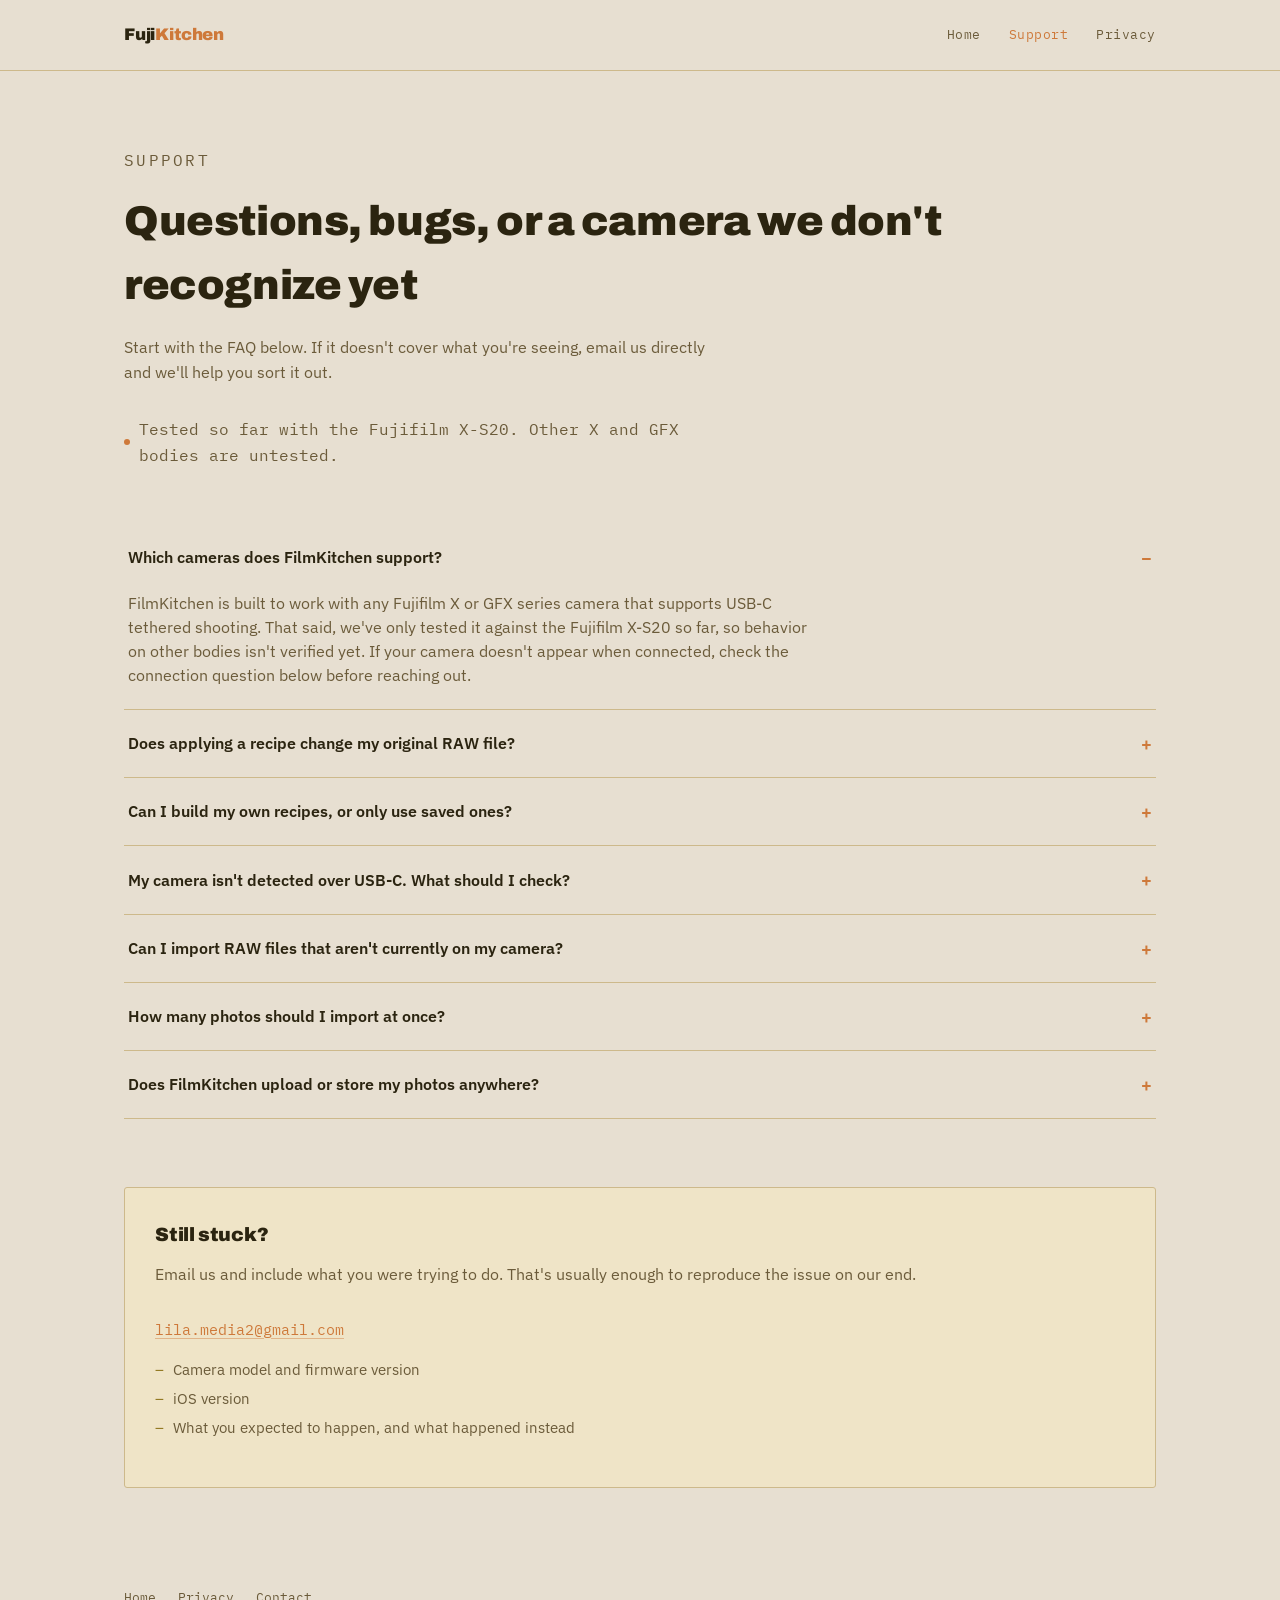
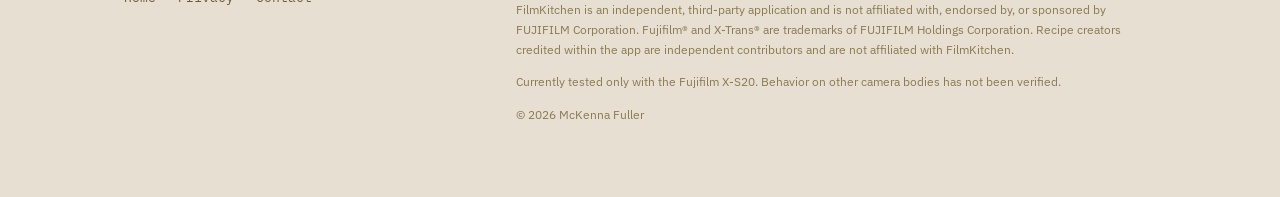
<file: support.html>
<!doctype html>
<html lang="en">
<head>
<meta charset="utf-8">
<meta name="viewport" content="width=device-width, initial-scale=1">
<title>Support — FilmKitchen</title>
<meta name="description" content="FAQ and contact information for FilmKitchen, the Fujifilm recipe and camera-tethering app.">
<link rel="preconnect" href="https://fonts.googleapis.com">
<link rel="preconnect" href="https://fonts.gstatic.com" crossorigin>
<link href="https://fonts.googleapis.com/css2?family=Archivo:wght@800;900&family=IBM+Plex+Mono:wght@400;500;600&family=IBM+Plex+Sans:wght@400;500;600&display=swap" rel="stylesheet">
<link rel="stylesheet" href="style.css">
</head>
<body>

<header class="site-header">
  <div class="wrap">
    <a href="index.html" class="logo">Fuji<span>Kitchen</span></a>
    <nav class="site-nav">
      <a href="index.html">Home</a>
      <a href="support.html" class="current">Support</a>
      <a href="privacy.html">Privacy</a>
    </nav>
  </div>
</header>

<section class="page-head">
  <div class="wrap">
    <p class="eyebrow">Support</p>
    <h1>Questions, bugs, or a camera we don't recognize yet</h1>
    <p>Start with the FAQ below. If it doesn't cover what you're seeing, email us directly and we'll help you sort it out.</p>
    <p class="compat-note">Tested so far with the Fujifilm X-S20. Other X and GFX bodies are untested.</p>
  </div>
</section>

<section class="faq">
  <div class="wrap">

    <details class="faq-item" open>
      <summary>Which cameras does FilmKitchen support?</summary>
      <p>FilmKitchen is built to work with any Fujifilm X or GFX series camera that supports USB-C tethered shooting. That said, we've only tested it against the Fujifilm X-S20 so far, so behavior on other bodies isn't verified yet. If your camera doesn't appear when connected, check the connection question below before reaching out.</p>
    </details>

    <details class="faq-item">
      <summary>Does applying a recipe change my original RAW file?</summary>
      <p>No. Recipes are applied to a processed copy generated by your camera. Your original RAW file stays exactly as it was shot.</p>
    </details>

    <details class="faq-item">
      <summary>Can I build my own recipes, or only use saved ones?</summary>
      <p>Both. Build a recipe from the same parameters your camera exposes, film simulation, dynamic range, grain effect, white balance shift, highlight and shadow tone, color chrome effect, and sharpness, then save it to your library alongside anything you've saved from elsewhere.</p>
    </details>

    <details class="faq-item">
      <summary>My camera isn't detected over USB-C. What should I check?</summary>
      <p>Confirm the camera's USB connection mode is set for data, not mass storage or charge-only, and that the cable itself supports data transfer. Power the camera on before connecting rather than after. If it's still not detected, restarting both the app and the camera resolves most cases.</p>
    </details>

    <details class="faq-item">
      <summary>Can I import RAW files that aren't currently on my camera?</summary>
      <p>Yes. Use the Files import option to bring in RAW files you've already offloaded to your device, then apply recipes to them the same way.</p>
    </details>

    <details class="faq-item">
      <summary>How many photos should I import at once?</summary>
      <p>Fewer photos on the card means faster preview loading. At this time, we don't recommend importing more than 10 photos in a single batch; larger imports can slow preview generation noticeably. This isn't a hard limit enforced by the app, just current guidance while we improve performance on larger card libraries.</p>
    </details>

    <details class="faq-item">
      <summary>Does FilmKitchen upload or store my photos anywhere?</summary>
      <p>No. Your files stay on your device and your camera. Nothing is uploaded to an external server.</p>
    </details>

  </div>
</section>

<section class="wrap">
  <div class="contact-block">
    <h2>Still stuck?</h2>
    <p>Email us and include what you were trying to do. That's usually enough to reproduce the issue on our end.</p>
    <a class="contact-email" href="mailto:lila.media2@gmail.com?subject=FilmKitchen%20Support">lila.media2@gmail.com</a>
    <ul class="checklist">
      <li>Camera model and firmware version</li>
      <li>iOS version</li>
      <li>What you expected to happen, and what happened instead</li>
    </ul>
  </div>
</section>

<footer class="site-footer">
  <div class="wrap">
    <div class="footer-links">
      <a href="index.html">Home</a>
      <a href="privacy.html">Privacy</a>
      <a href="mailto:lila.media2@gmail.com">Contact</a>
    </div>
    <div class="disclaimer">
      <p>FilmKitchen is an independent, third-party application and is not affiliated with, endorsed by, or sponsored by FUJIFILM Corporation. Fujifilm® and X-Trans® are trademarks of FUJIFILM Holdings Corporation. Recipe creators credited within the app are independent contributors and are not affiliated with FilmKitchen.</p>
      <p>Currently tested only with the Fujifilm X-S20. Behavior on other camera bodies has not been verified.</p>
      <p>© 2026 McKenna Fuller</p>
    </div>
  </div>
</footer>

</body>
</html>
</file>
<file: style.css>
/* FilmKitchen — shared site styles
   Palette: Olive / Desert Tan / Caramel (pantry palette, matches "kitchen" branding)
   Type: Archivo (display) · IBM Plex Mono (data/labels) · IBM Plex Sans (body) */

:root {
  --bg: #e7dfd1;          /* desert tan — page background */
  --surface: #efe4c7;     /* lighter tan panel */
  --surface-dark: #2e2712; /* dark card surface, for the recipe card signature element */
  --rule-dark: #4a3f1f;    /* hairline rule inside dark card */
  --ink: #2b2410;          /* primary text */
  --ink-dim: #6b5b3a;      /* secondary / muted text */
  --ink-faint: #8b7a52;    /* faintest text, disclaimers */
  --tan-light: #f1e6cc;    /* light text on dark card */
  --dark-dim: #8c7b4e;     /* muted label text on dark card */
  --caramel: #ce793a;      /* primary accent */
  --caramel-hover: #de8f52;
  --olive: #937a24;        /* secondary accent */
  --rule: #cdb98b;         /* hairline dividers on tan bg */
  --radius: 3px;
  --max: 1080px;
}

* { box-sizing: border-box; }

html { scroll-behavior: smooth; }

@media (prefers-reduced-motion: reduce) {
  html { scroll-behavior: auto; }
  *, *::before, *::after { animation-duration: 0.001ms !important; animation-iteration-count: 1 !important; transition-duration: 0.001ms !important; }
}

body {
  margin: 0;
  background: var(--bg);
  color: var(--ink);
  font-family: "IBM Plex Sans", -apple-system, BlinkMacSystemFont, sans-serif;
  font-size: 16px;
  line-height: 1.55;
  -webkit-font-smoothing: antialiased;
}

img, svg { max-width: 100%; display: block; }

a { color: var(--caramel); text-decoration-color: rgba(206,121,58,0.45); text-underline-offset: 3px; }
a:hover { text-decoration-color: var(--caramel); }

a:focus-visible,
button:focus-visible,
summary:focus-visible {
  outline: 2px solid var(--caramel);
  outline-offset: 3px;
}

h1, h2, h3 {
  font-family: "Archivo", sans-serif;
  font-weight: 900;
  letter-spacing: -0.01em;
  margin: 0;
  color: var(--ink);
}

.eyebrow {
  font-family: "IBM Plex Mono", monospace;
  font-size: 0.72rem;
  letter-spacing: 0.14em;
  text-transform: uppercase;
  color: var(--caramel);
}

.wrap {
  max-width: var(--max);
  margin: 0 auto;
  padding: 0 24px;
}

/* ---------- Header ---------- */

.site-header {
  border-bottom: 1px solid var(--rule);
  padding: 22px 0;
}

.site-header .wrap {
  display: flex;
  align-items: center;
  justify-content: space-between;
  gap: 16px;
}

.logo {
  font-family: "Archivo", sans-serif;
  font-weight: 900;
  font-size: 1.05rem;
  color: var(--ink);
  text-decoration: none;
  letter-spacing: -0.01em;
}

.logo span { color: var(--caramel); }

.site-nav { display: flex; gap: 28px; }

.site-nav a {
  font-family: "IBM Plex Mono", monospace;
  font-size: 0.82rem;
  letter-spacing: 0.04em;
  color: var(--ink-dim);
  text-decoration: none;
}

.site-nav a:hover, .site-nav a.current { color: var(--caramel); }

/* ---------- Hero ---------- */

.hero {
  padding: 72px 0 88px;
  border-bottom: 1px solid var(--rule);
}

.hero .wrap {
  display: grid;
  grid-template-columns: 1.05fr 0.95fr;
  gap: 56px;
  align-items: center;
}

.hero h1 {
  font-size: clamp(2.1rem, 4vw, 3.1rem);
  line-height: 1.06;
}

.hero p.lede {
  margin-top: 22px;
  font-size: 1.08rem;
  color: var(--ink-dim);
  max-width: 46ch;
}

.cta-row { margin-top: 32px; display: flex; gap: 18px; align-items: center; flex-wrap: wrap; }

.btn {
  display: inline-block;
  font-family: "IBM Plex Mono", monospace;
  font-size: 0.85rem;
  letter-spacing: 0.03em;
  text-decoration: none;
  padding: 13px 22px;
  border-radius: var(--radius);
}

.btn-primary {
  background: var(--caramel);
  color: var(--ink);
  font-weight: 600;
}
.btn-primary:hover { background: var(--caramel-hover); }

.btn-ghost {
  color: var(--ink);
  border: 1px solid var(--rule);
}
.btn-ghost:hover { border-color: var(--olive); }

.compat-note {
  margin-top: 20px;
  display: inline-flex;
  align-items: center;
  gap: 9px;
  font-family: "IBM Plex Mono", monospace;
  font-size: 0.78rem;
  color: var(--olive);
}

.compat-note::before {
  content: "";
  width: 6px;
  height: 6px;
  border-radius: 50%;
  background: var(--caramel);
  flex-shrink: 0;
}

/* ---------- Recipe card (signature element) ---------- */

.recipe-card {
  position: relative;
  background: var(--surface-dark);
  border: 1px solid var(--rule-dark);
  border-radius: var(--radius);
  padding: 20px 22px 18px;
  overflow: hidden;
}

.recipe-card::after {
  content: "";
  position: absolute;
  inset: 0;
  pointer-events: none;
  background-image: repeating-linear-gradient(
    to bottom,
    rgba(255,255,255,0.02) 0px,
    rgba(255,255,255,0.02) 1px,
    transparent 1px,
    transparent 3px
  );
  mix-blend-mode: overlay;
}

.recipe-card-head {
  display: flex;
  justify-content: space-between;
  align-items: baseline;
  border-bottom: 1px solid var(--rule-dark);
  padding-bottom: 12px;
  margin-bottom: 4px;
}

.recipe-name {
  font-family: "Archivo", sans-serif;
  font-weight: 900;
  font-size: 1.15rem;
  color: var(--tan-light);
}

.recipe-attr {
  font-family: "IBM Plex Mono", monospace;
  font-size: 0.72rem;
  color: var(--dark-dim);
}

.recipe-rows { position: relative; padding: 4px 0; }

.recipe-row {
  position: relative;
  z-index: 2;
  display: flex;
  align-items: center;
  justify-content: space-between;
  height: 33px;
  padding: 0 8px;
  font-family: "IBM Plex Mono", monospace;
  font-size: 0.82rem;
}

.recipe-row .label { color: var(--dark-dim); letter-spacing: 0.03em; }
.recipe-row .value { color: var(--tan-light); }

.recipe-highlight {
  position: absolute;
  left: 0; right: 0;
  height: 33px;
  background: rgba(206,121,58,0.22);
  border-left: 2px solid var(--caramel);
  z-index: 1;
  animation: step-rows 5s steps(1, end) infinite;
}

@keyframes step-rows {
  0%   { transform: translateY(0); }
  14%  { transform: translateY(0); }
  16%  { transform: translateY(33px); }
  30%  { transform: translateY(33px); }
  32%  { transform: translateY(66px); }
  46%  { transform: translateY(66px); }
  48%  { transform: translateY(99px); }
  62%  { transform: translateY(99px); }
  64%  { transform: translateY(132px); }
  78%  { transform: translateY(132px); }
  80%  { transform: translateY(165px); }
  100% { transform: translateY(165px); }
}

@media (prefers-reduced-motion: reduce) {
  .recipe-highlight { animation: none; transform: translateY(99px); }
}

/* ---------- How it works ---------- */

.steps {
  padding: 76px 0;
  border-bottom: 1px solid var(--rule);
}

.steps h2 { font-size: 1.7rem; margin-bottom: 40px; }

.step-list {
  display: grid;
  grid-template-columns: repeat(3, 1fr);
  gap: 32px;
}

.step-num {
  font-family: "IBM Plex Mono", monospace;
  color: var(--olive);
  font-size: 0.85rem;
}

.step-list h3 {
  font-size: 1.05rem;
  margin-top: 10px;
}

.step-list p {
  margin-top: 10px;
  color: var(--ink-dim);
  font-size: 0.95rem;
}

/* ---------- Feature grid ---------- */

.features { padding: 76px 0; border-bottom: 1px solid var(--rule); }

.features h2 { font-size: 1.7rem; margin-bottom: 40px; }

.feature-grid {
  display: grid;
  grid-template-columns: repeat(2, 1fr);
  gap: 1px;
  background: var(--rule);
  border: 1px solid var(--rule);
}

.feature-card {
  background: var(--bg);
  padding: 30px 28px;
}

.feature-card h3 {
  font-size: 1rem;
  font-family: "IBM Plex Mono", monospace;
  font-weight: 600;
  letter-spacing: 0.01em;
}

.feature-card p {
  margin-top: 10px;
  color: var(--ink-dim);
  font-size: 0.95rem;
}

/* ---------- Support page ---------- */

.page-head { padding: 60px 0 20px; }
.page-head h1 { font-size: clamp(1.9rem, 3.4vw, 2.6rem); margin-top: 12px; }
.page-head p { margin-top: 16px; color: var(--ink-dim); max-width: 60ch; font-size: 1.02rem; }

.faq { padding: 20px 0 60px; }

.faq-item {
  border-bottom: 1px solid var(--rule);
}

.faq-item summary {
  cursor: pointer;
  list-style: none;
  padding: 20px 4px;
  font-family: "IBM Plex Sans", sans-serif;
  font-weight: 600;
  font-size: 1rem;
  color: var(--ink);
  display: flex;
  justify-content: space-between;
  gap: 16px;
  align-items: center;
}

.faq-item summary::-webkit-details-marker { display: none; }

.faq-item summary::after {
  content: "+";
  font-family: "IBM Plex Mono", monospace;
  color: var(--caramel);
  font-size: 1.1rem;
  flex-shrink: 0;
}

.faq-item[open] summary::after { content: "–"; }

.faq-item p {
  margin: 0 4px 22px;
  color: var(--ink-dim);
  max-width: 68ch;
  font-size: 0.97rem;
}

.contact-block {
  background: var(--surface);
  border: 1px solid var(--rule);
  border-radius: var(--radius);
  padding: 32px 30px;
  margin: 8px 0 60px;
}

.contact-block h2 { font-size: 1.2rem; }
.contact-block p { color: var(--ink-dim); margin-top: 12px; font-size: 0.97rem; }

.contact-email {
  display: inline-block;
  margin-top: 16px;
  font-family: "IBM Plex Mono", monospace;
  font-size: 0.95rem;
}

.checklist {
  margin-top: 18px;
  padding-left: 0;
  list-style: none;
  font-size: 0.92rem;
  color: var(--ink-dim);
}

.checklist li {
  padding-left: 18px;
  position: relative;
  margin-bottom: 6px;
}

.checklist li::before {
  content: "–";
  position: absolute;
  left: 0;
  color: var(--olive);
}

/* ---------- Footer ---------- */

.site-footer {
  padding: 40px 0 60px;
}

.site-footer .wrap {
  display: flex;
  justify-content: space-between;
  align-items: flex-start;
  gap: 24px;
  flex-wrap: wrap;
}

.footer-links { display: flex; gap: 22px; }

.footer-links a {
  font-family: "IBM Plex Mono", monospace;
  font-size: 0.8rem;
  color: var(--ink-dim);
  text-decoration: none;
}

.footer-links a:hover { color: var(--caramel); }

.disclaimer {
  color: var(--ink-faint);
  font-size: 0.78rem;
  max-width: 640px;
  line-height: 1.6;
}

.disclaimer + .disclaimer { margin-top: 8px; }

/* ---------- Responsive ---------- */

@media (max-width: 860px) {
  .hero .wrap { grid-template-columns: 1fr; gap: 40px; }
  .hero { padding: 48px 0 60px; }
  .step-list { grid-template-columns: 1fr; gap: 36px; }
  .feature-grid { grid-template-columns: 1fr; }
  .site-footer .wrap { flex-direction: column; }
}
</file>
